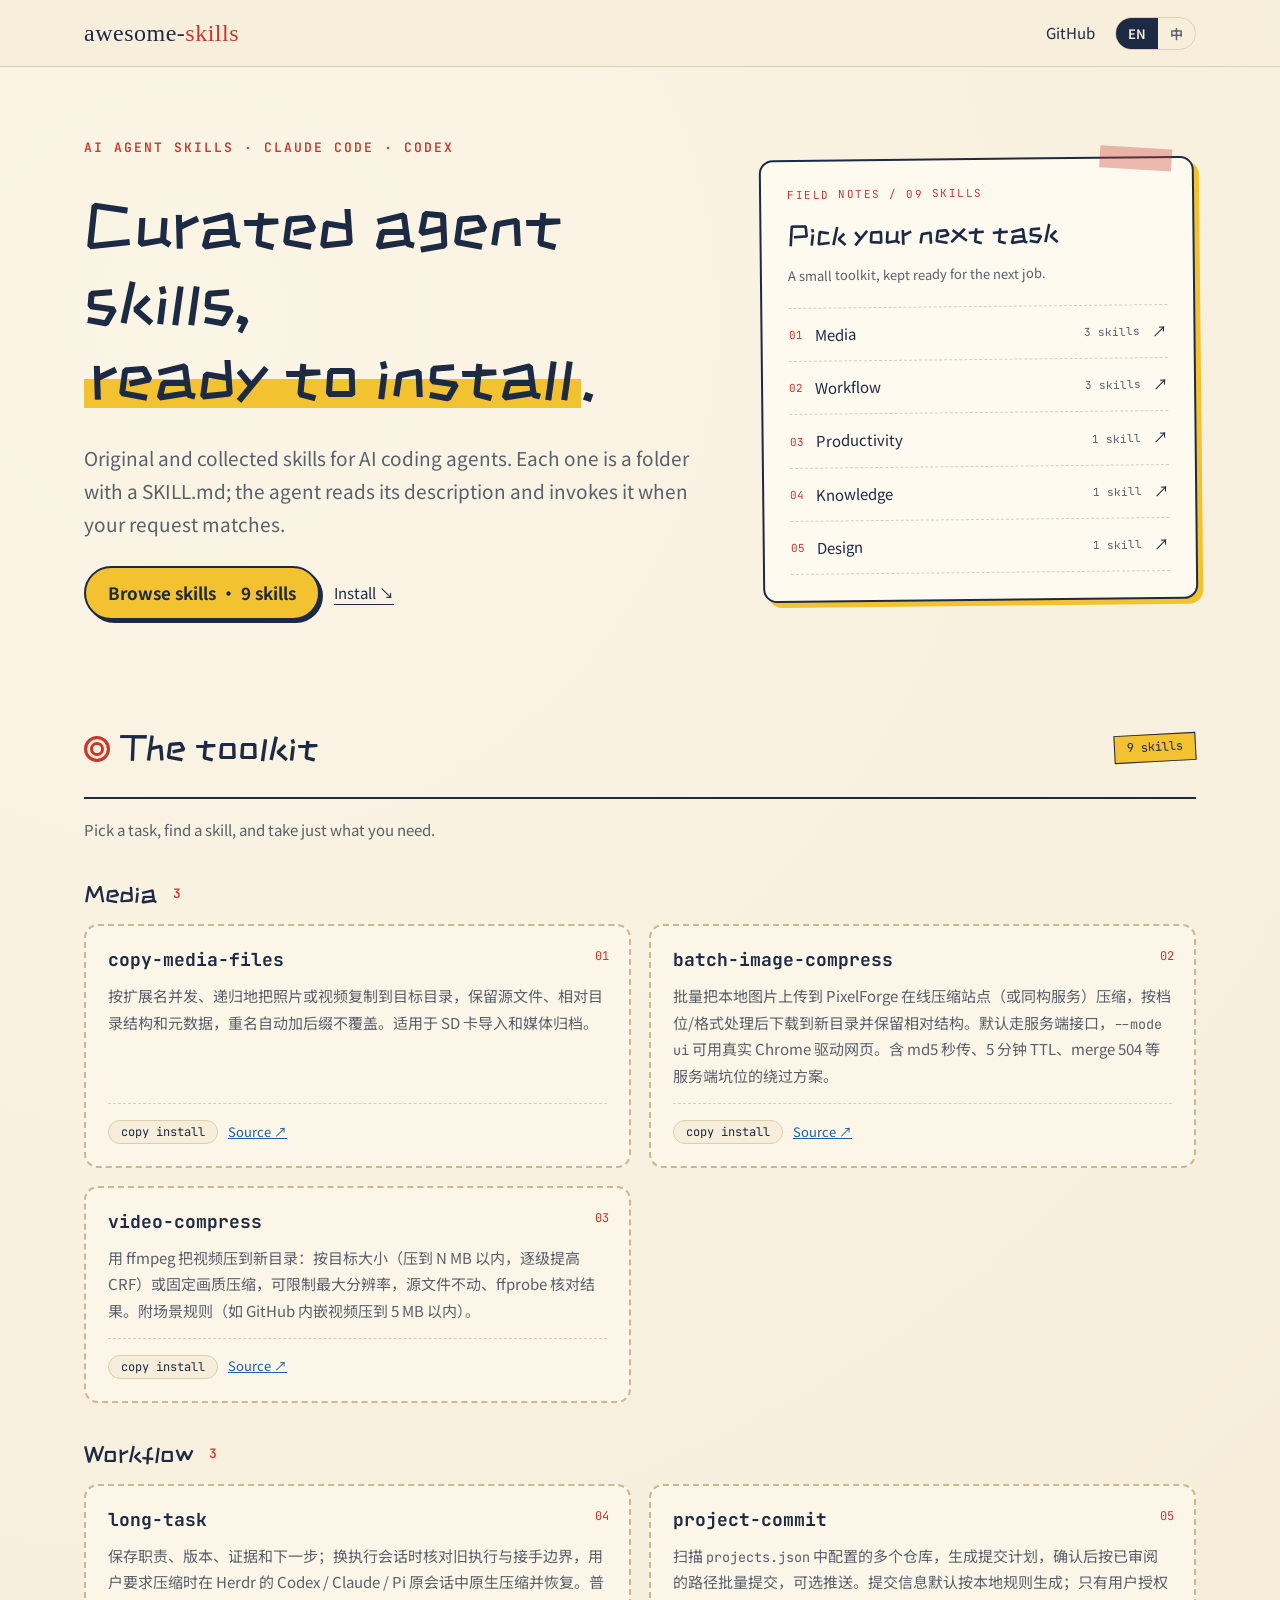
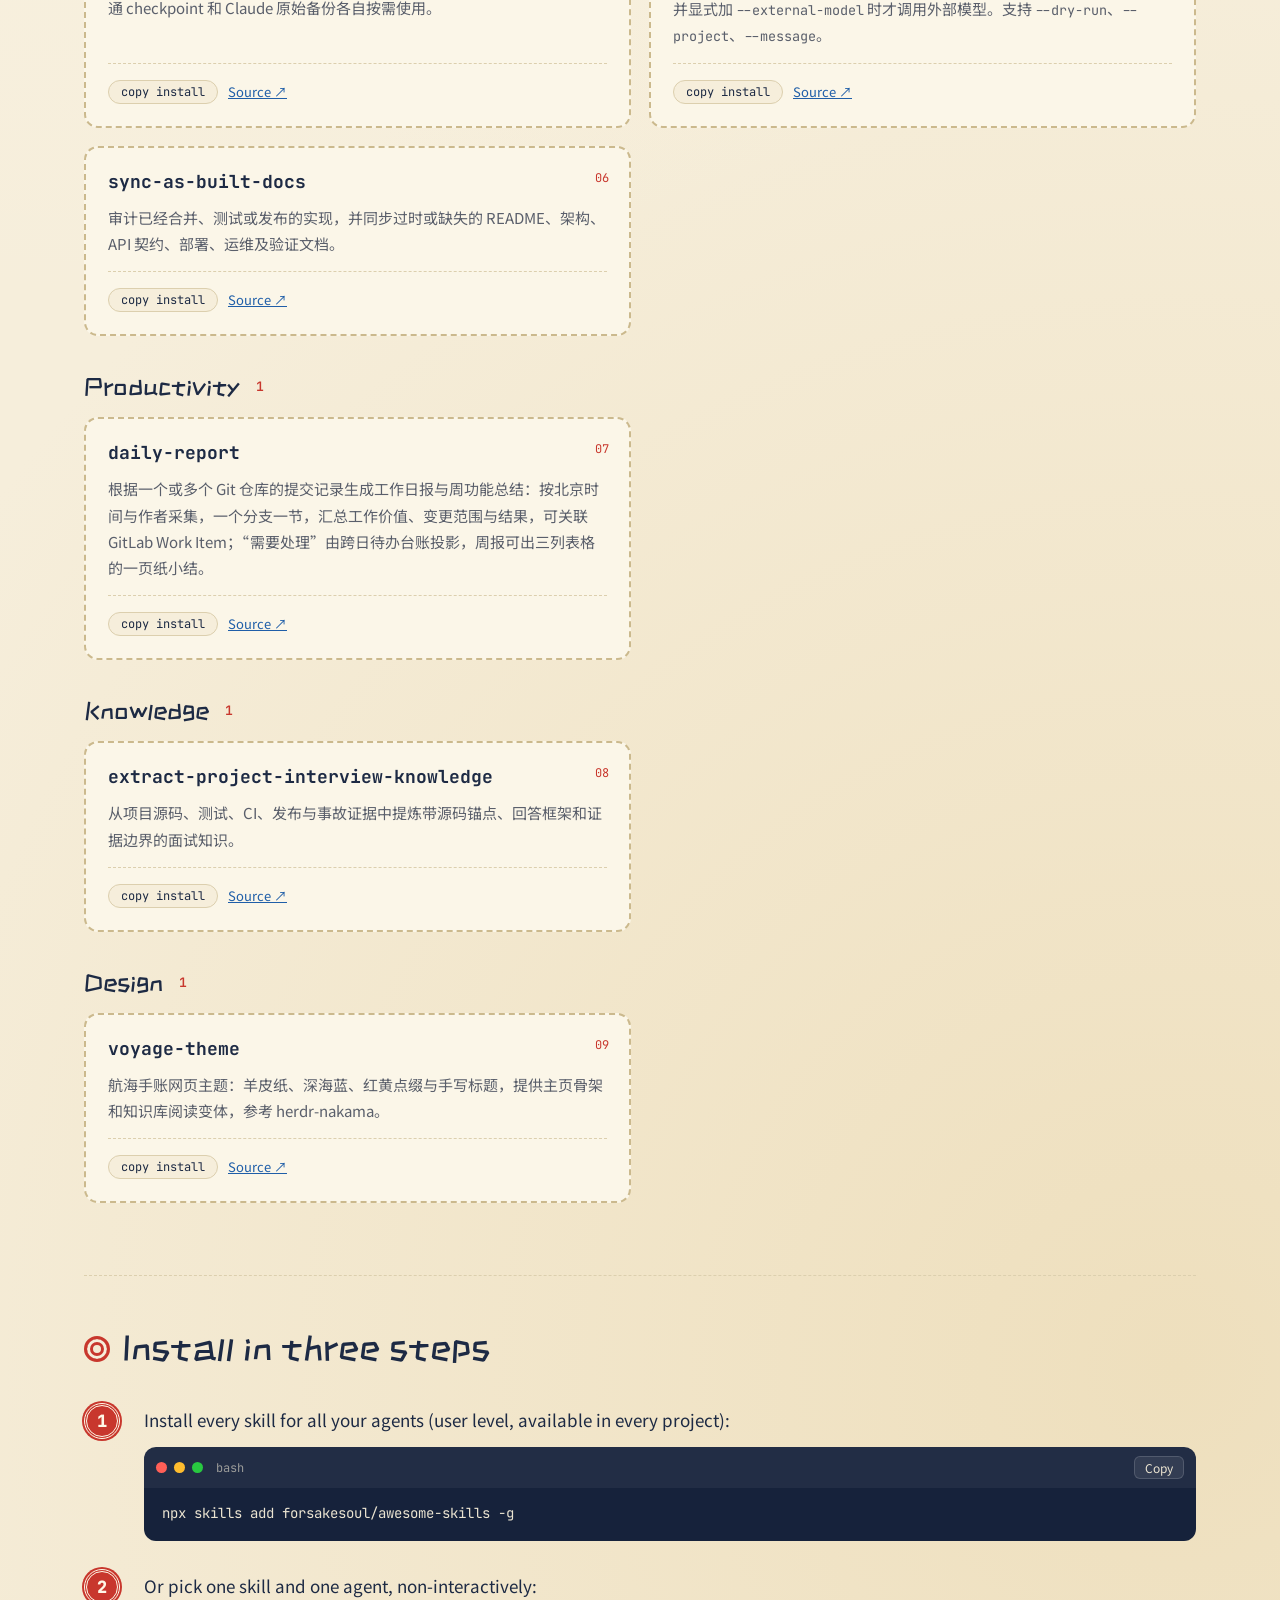
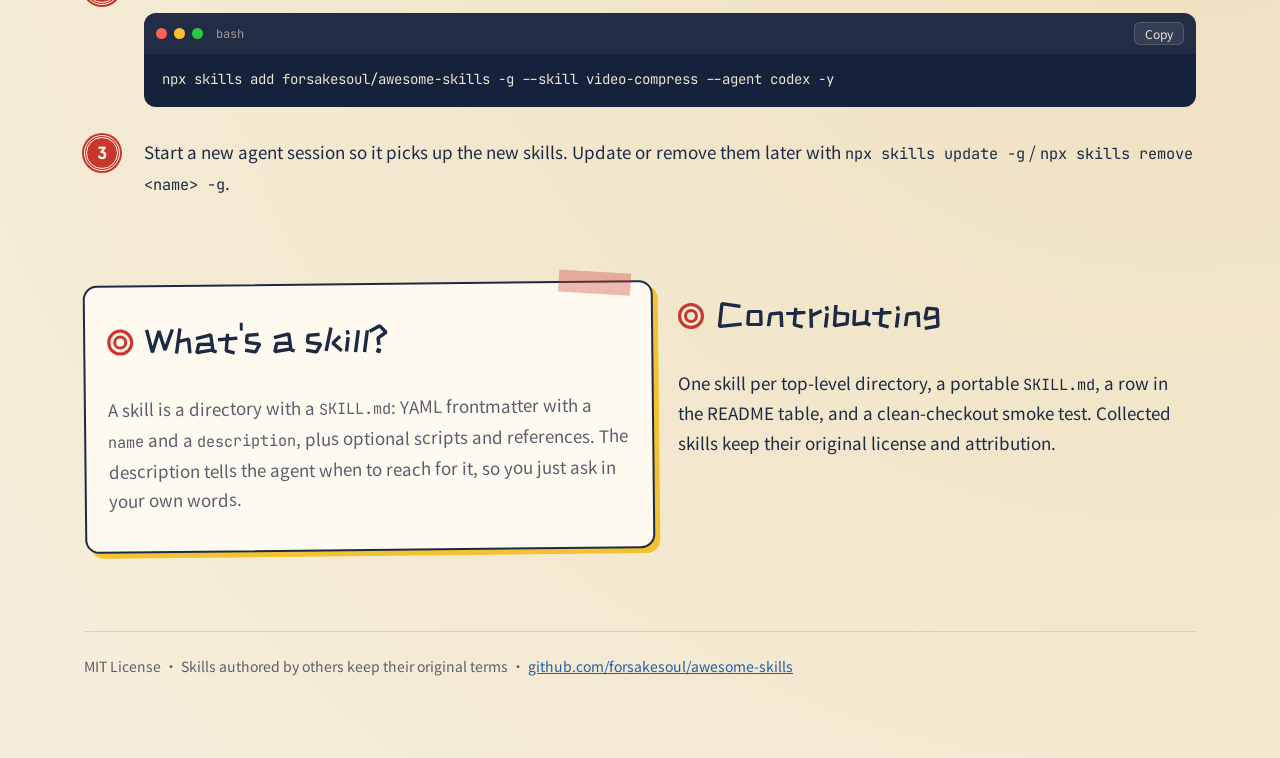
<file: docs/index.html>
<!doctype html>
<html lang="en">
<head>
<meta charset="utf-8">
<meta name="viewport" content="width=device-width, initial-scale=1">
<title>awesome-skills — curated AI agent skills</title>
<meta name="description" content="Original and collected skills for AI coding agents, installable with npx skills.">
<link rel="preconnect" href="https://fonts.googleapis.com"><link rel="preconnect" href="https://fonts.gstatic.com" crossorigin>
<link rel="stylesheet" href="https://fonts.googleapis.com/css2?family=ZCOOL+KuaiLe&family=Permanent+Marker&family=Noto+Sans+SC:wght@400;700&family=JetBrains+Mono:wght@400;700&display=swap">
<style>
*{box-sizing:border-box}html{scroll-behavior:smooth}
body{margin:0;background:var(--bg);color:var(--fg);font:17px/1.75 var(--body)}
a{color:var(--link)}
.top{position:sticky;top:0;z-index:5;background:color-mix(in srgb,var(--bg) 88%,transparent);backdrop-filter:blur(8px);border-bottom:1px solid var(--line)}
.top .in{max-width:1160px;margin:0 auto;padding:12px 24px;display:flex;align-items:center;gap:18px}
.brand{font-size:24px;color:var(--fg);text-decoration:none}
.top nav{margin-left:auto;display:flex;align-items:center;gap:10px}
.top nav>a{color:var(--fg);text-decoration:none;font-size:15px;padding:6px 10px}
.langs{display:inline-flex;border:1px solid var(--line);border-radius:999px;overflow:hidden}
.langs button{font:600 13px var(--body);border:0;background:transparent;color:var(--sub);padding:6px 12px;cursor:pointer}
.langs button[aria-pressed=true]{background:var(--fg);color:var(--bg)}
main{max-width:1160px;margin:0 auto;padding:40px 24px 80px}
.hero{display:grid;grid-template-columns:minmax(0,1.2fr) minmax(0,.85fr);gap:64px;align-items:center;padding:32px 0 24px}
.hero-copy{display:grid;gap:26px;min-width:0}
.crumb{font:600 13px var(--mono);text-transform:uppercase;letter-spacing:2px;margin:0}
h1{font-size:clamp(36px,6vw,64px);line-height:1.18;margin:6px 0 0}
.lead{font-size:19px;color:var(--sub);max-width:760px;margin:0}
.ctas{display:flex;gap:14px;flex-wrap:wrap}
.btn{display:inline-flex;align-items:center;gap:8px;padding:10px 22px;border-radius:999px;font-weight:700;text-decoration:none;color:var(--fg)}
.video{display:block;width:100%;border-radius:var(--radius);background:#000;margin-top:8px}
.note{color:var(--sub);font-size:14px;margin:10px 0 0}
section{margin-top:72px}
h2{font-size:clamp(26px,3.6vw,36px);margin:0 0 22px}
.steps{list-style:none;padding:0;margin:0;display:grid;grid-template-columns:minmax(0,1fr);gap:26px}
.steps li{display:grid;grid-template-columns:44px minmax(0,1fr);gap:16px;align-items:start}
.num{width:36px;height:36px;border-radius:50%;display:grid;place-items:center;font:800 17px var(--mono);margin-top:2px}
.steps p{margin:4px 0 12px}
.term{border-radius:12px;overflow:hidden;background:var(--code);color:var(--codefg)}
.term .bar{display:flex;align-items:center;gap:7px;padding:9px 12px;background:#ffffff0d}
.term .bar i{width:11px;height:11px;border-radius:50%;display:inline-block}
.term .bar i:nth-child(1){background:#ff5f57}.term .bar i:nth-child(2){background:#febc2e}.term .bar i:nth-child(3){background:#28c840}
.term .bar span{font:12px var(--mono);opacity:.6;margin-left:6px}
.term .bar button{margin-left:auto;font:12px var(--body);color:inherit;background:#ffffff14;border:1px solid #ffffff26;border-radius:6px;padding:2px 10px;cursor:pointer}
.term pre{margin:0;padding:14px 18px 16px;overflow-x:auto;font:14px/1.65 var(--mono)}
code{font-family:var(--mono);font-size:.9em}
kbd{font:600 .85em var(--mono);border:1px solid #bdb6a3;border-bottom-width:3px;border-radius:6px;padding:1px 7px;background:#fff}
.crew{display:grid;grid-template-columns:repeat(3,1fr);gap:18px}
.card{border-radius:var(--radius);padding:22px}
.card h3{margin:0 0 6px;font-size:19px}
.card p{margin:0;color:var(--sub)}
.tag{display:inline-block;font:600 12px var(--mono);border:1px solid currentColor;border-radius:999px;padding:0 8px;margin-left:6px;color:var(--accent);vertical-align:2px}
.two{display:grid;grid-template-columns:1.1fr 1fr;gap:24px;align-items:start}
.two p{margin:0 0 14px}
footer{margin-top:80px;padding-top:22px;border-top:1px solid var(--line);color:var(--sub);font-size:14px}
[data-l]{display:none}[data-l].on{display:revert}
@media (max-width:820px){.crew,.two{grid-template-columns:1fr}.top nav>a.hide-s{display:none}}

:root{--bg:#f6eedb;--fg:#1d2a44;--sub:#5a5f6b;--line:#dccfae;--accent:#c8372d;--hi:#f2c230;--card:#fbf6e8;--link:#1f5ea8;--code:#16223b;--codefg:#ebe4d1;
--display:"ZCOOL KuaiLe","Chalkboard SE",cursive;--logo:"Permanent Marker",cursive;--body:"Noto Sans SC",-apple-system,"PingFang SC",sans-serif;--mono:"JetBrains Mono",ui-monospace,Menlo,monospace;--radius:14px}
body{background-image:radial-gradient(circle at 15% 8%,#fbf5e6 0,transparent 42%),radial-gradient(circle at 92% 75%,#eedfbd 0,transparent 46%)}
.brand{font-family:var(--logo);letter-spacing:.5px}.brand b{color:var(--accent);font-weight:400}
h1,h2{font-family:var(--display);font-weight:400}
h2::before{content:"";display:inline-block;width:20px;height:20px;margin-right:12px;border:3px solid var(--accent);border-radius:50%;vertical-align:-1px;box-shadow:inset 0 0 0 3px var(--bg),inset 0 0 0 6px var(--accent)}
.hi{background:linear-gradient(transparent 55%,var(--hi) 55%);padding:0 .1em}
.crumb{color:var(--accent)}
.btn.primary{background:var(--hi);border:2px solid var(--fg);color:var(--fg);box-shadow:3px 3px 0 var(--fg)}
.btn{border:2px solid var(--fg)}
.num{background:var(--accent);color:#fff8e7;border:3px double #fff8e7;box-shadow:0 0 0 2px var(--accent)}
.card{border:2px dashed #cbb98d;background:var(--card)}
.card.why{background:#fffaf0;border:2px solid var(--fg);position:relative;box-shadow:5px 5px 0 var(--hi);transform:rotate(-.6deg)}
.card.why::after{content:"";position:absolute;right:20px;top:-11px;width:72px;height:22px;background:#c8372d55;transform:rotate(4deg)}
.video{border:2px solid var(--fg);box-shadow:6px 6px 0 var(--hi)}
.langs button[aria-pressed=true]{background:var(--fg);color:var(--bg)}
/* catalog cards */
.cat{margin-top:38px;scroll-margin-top:90px}
.cat h3{font:400 25px var(--display);margin:0 0 18px;display:flex;align-items:center;gap:8px}
.cards{display:grid;grid-template-columns:repeat(2,1fr);gap:18px}
.card .name{font:700 18px var(--mono);margin:0 0 12px;color:var(--fg);padding-right:30px;overflow-wrap:anywhere}
.card .name a{color:inherit;text-decoration:none}
.card .desc{margin:0 0 14px;color:var(--sub);font-size:15px}
.card .row{display:flex;gap:10px;align-items:center;flex-wrap:wrap;margin-top:auto;padding-top:16px;border-top:1px dashed var(--line)}
.chip{font:12px var(--mono);border:1px solid var(--line);border-radius:999px;padding:3px 12px;background:var(--bg);color:var(--fg);cursor:pointer}
.chip:hover{border-color:var(--fg)}
.card .src{font-size:13px}
.count{font:600 13px var(--mono);color:var(--accent);margin-left:8px;vertical-align:4px}
.skill-card{position:relative;display:flex;flex-direction:column;min-width:0;transition:border-color .15s ease,box-shadow .15s ease}
.skill-card:hover{border-color:var(--fg);box-shadow:4px 4px 0 var(--line)}
.card-index{position:absolute;right:20px;top:22px;font:12px var(--mono);color:var(--accent)}
.route-sheet{min-width:0;padding:26px}
.route-sheet .sheet-label{font:11px var(--mono);letter-spacing:1.5px;color:var(--accent);margin-bottom:14px}
.route-sheet h2{font-size:28px;margin:0 0 10px;line-height:1.4}
.route-sheet h2:before{display:none}
.route-sheet .route-note{font-size:13px;margin-bottom:20px}
.route-sheet nav{border-top:1px dashed var(--line)}
.route-sheet nav a{display:flex;align-items:center;gap:12px;text-decoration:none;color:var(--fg);padding:13px 0;border-bottom:1px dashed var(--line);font-size:15px}
.route-sheet nav a:hover{color:var(--accent)}
.route-no{font:11px var(--mono);color:var(--accent)}
.route-sheet small{margin-left:auto;font:11px var(--mono);color:var(--sub)}
.install-link{display:inline-flex;align-items:center;color:var(--fg);text-underline-offset:5px;font-size:15px;padding:10px 0}
.section-heading{display:flex;justify-content:space-between;align-items:center;gap:20px;border-bottom:2px solid var(--fg);padding-bottom:18px}
.section-heading h2{margin:0}
.catalog-total{flex:none;border:1px solid var(--fg);padding:2px 12px;font:12px/1.8 var(--mono);transform:rotate(-3deg);background:var(--hi)}
.catalog-intro{margin:18px 0 0;color:var(--sub);font-size:15px}
.installation{border-top:1px dashed var(--line);padding-top:40px}
[id]{scroll-margin-top:90px}
a:focus-visible,button:focus-visible{outline:3px solid var(--link);outline-offset:4px}
@media (prefers-reduced-motion:reduce){html{scroll-behavior:auto}.skill-card{transition:none}}
@media (max-width:820px){
  .hero{grid-template-columns:minmax(0,1fr);gap:38px;padding-top:12px}
  .hero-copy{gap:22px}.hero .lead{font-size:17px}
  .route-sheet{max-width:560px;width:100%;justify-self:center}
  .cards{grid-template-columns:1fr}
}
@media (max-width:480px){
  main{padding:26px 20px 56px}.top .in{padding:12px 20px}.brand{font-size:20px}
  .top nav{gap:4px}.top nav>a{font-size:12px;padding:6px}.langs button{padding:7px 9px}
  .hero{gap:32px}h1{font-size:36px}.crumb{font-size:10px;letter-spacing:1px}
  .route-sheet{padding:22px}.route-sheet h2{font-size:24px}
  .section-heading{gap:8px}.section-heading h2{font-size:28px}.catalog-total{font-size:10px;padding:2px 8px}
  .card{padding:20px}.card .name{font-size:16px}.card-index{right:16px;top:20px}
  .steps li{grid-template-columns:32px minmax(0,1fr);gap:12px}.num{width:30px;height:30px;font-size:14px}
  .term pre{font-size:12px;padding:12px}.two{gap:36px}section{margin-top:56px}
}
</style>
</head>
<body>
<div class="top"><div class="in">
  <a class="brand" href="#">awesome-<b>skills</b></a>
  <nav><a href="https://github.com/forsakesoul/awesome-skills">GitHub</a>
    <span class="langs" role="group" aria-label="Language"><button type="button" data-set="en">EN</button><button type="button" data-set="zh">中</button></span>
  </nav>
</div></div>
<main>
<div data-l="en">
  <div class="hero">
    <div class="hero-copy">
    <p class="crumb">AI agent skills · Claude Code · Codex</p>
    <h1>Curated agent skills,<br><span class="hi">ready to install</span>.</h1>
    <p class="lead">Original and collected skills for AI coding agents. Each one is a folder with a SKILL.md; the agent reads its description and invokes it when your request matches.</p>
    <div class="ctas"><a class="btn primary" href="#skills-en">Browse skills · 9 skills</a><a class="install-link" href="#install-en">Install ↘</a></div>
    </div>
    <aside class="card why route-sheet" aria-label="Browse by category">
      <p class="sheet-label">FIELD NOTES / 09 SKILLS</p>
      <h2>Pick your next task</h2><p class="route-note">A small toolkit, kept ready for the next job.</p>
      <nav><a href="#cat-media-en"><span class="route-no">01</span><span>Media</span><small>3 skills</small><span aria-hidden="true">↗</span></a><a href="#cat-workflow-en"><span class="route-no">02</span><span>Workflow</span><small>3 skills</small><span aria-hidden="true">↗</span></a><a href="#cat-productivity-en"><span class="route-no">03</span><span>Productivity</span><small>1 skill</small><span aria-hidden="true">↗</span></a><a href="#cat-knowledge-en"><span class="route-no">04</span><span>Knowledge</span><small>1 skill</small><span aria-hidden="true">↗</span></a><a href="#cat-design-en"><span class="route-no">05</span><span>Design</span><small>1 skill</small><span aria-hidden="true">↗</span></a></nav>
    </aside>
  </div>
  <section id="skills-en" class="catalog">
    <div class="section-heading"><h2>The toolkit</h2><span class="catalog-total">9 skills</span></div>
    <p class="catalog-intro">Pick a task, find a skill, and take just what you need.</p>
    <div class="cat" id="cat-media-en"><h3>Media<span class="count">3</span></h3><div class="cards"><article class="card skill-card"><span class="card-index">01</span><p class="name"><a href="https://github.com/forsakesoul/awesome-skills/tree/main/copy-media-files">copy-media-files</a></p><p class="desc">按扩展名并发、递归地把照片或视频复制到目标目录，保留源文件、相对目录结构和元数据，重名自动加后缀不覆盖。适用于 SD 卡导入和媒体归档。</p><div class="row"><button type="button" class="chip" data-copy="npx skills add forsakesoul/awesome-skills -g --skill copy-media-files">copy install</button><a class="src" href="https://github.com/forsakesoul/awesome-skills/tree/main/copy-media-files">Source ↗</a></div></article><article class="card skill-card"><span class="card-index">02</span><p class="name"><a href="https://github.com/forsakesoul/awesome-skills/tree/main/batch-image-compress">batch-image-compress</a></p><p class="desc">批量把本地图片上传到 PixelForge 在线压缩站点（或同构服务）压缩，按档位/格式处理后下载到新目录并保留相对结构。默认走服务端接口，<code>--mode ui</code> 可用真实 Chrome 驱动网页。含 md5 秒传、5 分钟 TTL、merge 504 等服务端坑位的绕过方案。</p><div class="row"><button type="button" class="chip" data-copy="npx skills add forsakesoul/awesome-skills -g --skill batch-image-compress">copy install</button><a class="src" href="https://github.com/forsakesoul/awesome-skills/tree/main/batch-image-compress">Source ↗</a></div></article><article class="card skill-card"><span class="card-index">03</span><p class="name"><a href="https://github.com/forsakesoul/awesome-skills/tree/main/video-compress">video-compress</a></p><p class="desc">用 ffmpeg 把视频压到新目录：按目标大小（压到 N MB 以内，逐级提高 CRF）或固定画质压缩，可限制最大分辨率，源文件不动、ffprobe 核对结果。附场景规则（如 GitHub 内嵌视频压到 5 MB 以内）。</p><div class="row"><button type="button" class="chip" data-copy="npx skills add forsakesoul/awesome-skills -g --skill video-compress">copy install</button><a class="src" href="https://github.com/forsakesoul/awesome-skills/tree/main/video-compress">Source ↗</a></div></article></div></div><div class="cat" id="cat-workflow-en"><h3>Workflow<span class="count">3</span></h3><div class="cards"><article class="card skill-card"><span class="card-index">04</span><p class="name"><a href="https://github.com/forsakesoul/awesome-skills/tree/main/long-task">long-task</a></p><p class="desc">保存职责、版本、证据和下一步；换执行会话时核对旧执行与接手边界，用户要求压缩时在 Herdr 的 Codex / Claude / Pi 原会话中原生压缩并恢复。普通 checkpoint 和 Claude 原始备份各自按需使用。</p><div class="row"><button type="button" class="chip" data-copy="npx skills add forsakesoul/awesome-skills -g --skill long-task">copy install</button><a class="src" href="https://github.com/forsakesoul/awesome-skills/tree/main/long-task">Source ↗</a></div></article><article class="card skill-card"><span class="card-index">05</span><p class="name"><a href="https://github.com/forsakesoul/awesome-skills/tree/main/project-commit">project-commit</a></p><p class="desc">扫描 <code>projects.json</code> 中配置的多个仓库，生成提交计划，确认后按已审阅的路径批量提交，可选推送。提交信息默认按本地规则生成；只有用户授权并显式加 <code>--external-model</code> 时才调用外部模型。支持 <code>--dry-run</code>、<code>--project</code>、<code>--message</code>。</p><div class="row"><button type="button" class="chip" data-copy="npx skills add forsakesoul/awesome-skills -g --skill project-commit">copy install</button><a class="src" href="https://github.com/forsakesoul/awesome-skills/tree/main/project-commit">Source ↗</a></div></article><article class="card skill-card"><span class="card-index">06</span><p class="name"><a href="https://github.com/forsakesoul/awesome-skills/tree/main/sync-as-built-docs">sync-as-built-docs</a></p><p class="desc">审计已经合并、测试或发布的实现，并同步过时或缺失的 README、架构、API 契约、部署、运维及验证文档。</p><div class="row"><button type="button" class="chip" data-copy="npx skills add forsakesoul/awesome-skills -g --skill sync-as-built-docs">copy install</button><a class="src" href="https://github.com/forsakesoul/awesome-skills/tree/main/sync-as-built-docs">Source ↗</a></div></article></div></div><div class="cat" id="cat-productivity-en"><h3>Productivity<span class="count">1</span></h3><div class="cards"><article class="card skill-card"><span class="card-index">07</span><p class="name"><a href="https://github.com/forsakesoul/awesome-skills/tree/main/daily-report">daily-report</a></p><p class="desc">根据一个或多个 Git 仓库的提交记录生成工作日报与周功能总结：按北京时间与作者采集，一个分支一节，汇总工作价值、变更范围与结果，可关联 GitLab Work Item；“需要处理”由跨日待办台账投影，周报可出三列表格的一页纸小结。</p><div class="row"><button type="button" class="chip" data-copy="npx skills add forsakesoul/awesome-skills -g --skill daily-report">copy install</button><a class="src" href="https://github.com/forsakesoul/awesome-skills/tree/main/daily-report">Source ↗</a></div></article></div></div><div class="cat" id="cat-knowledge-en"><h3>Knowledge<span class="count">1</span></h3><div class="cards"><article class="card skill-card"><span class="card-index">08</span><p class="name"><a href="https://github.com/forsakesoul/awesome-skills/tree/main/extract-project-interview-knowledge">extract-project-interview-knowledge</a></p><p class="desc">从项目源码、测试、CI、发布与事故证据中提炼带源码锚点、回答框架和证据边界的面试知识。</p><div class="row"><button type="button" class="chip" data-copy="npx skills add forsakesoul/awesome-skills -g --skill extract-project-interview-knowledge">copy install</button><a class="src" href="https://github.com/forsakesoul/awesome-skills/tree/main/extract-project-interview-knowledge">Source ↗</a></div></article></div></div><div class="cat" id="cat-design-en"><h3>Design<span class="count">1</span></h3><div class="cards"><article class="card skill-card"><span class="card-index">09</span><p class="name"><a href="https://github.com/forsakesoul/awesome-skills/tree/main/voyage-theme">voyage-theme</a></p><p class="desc">航海手账网页主题：羊皮纸、深海蓝、红黄点缀与手写标题，提供主页骨架和知识库阅读变体，参考 herdr-nakama。</p><div class="row"><button type="button" class="chip" data-copy="npx skills add forsakesoul/awesome-skills -g --skill voyage-theme">copy install</button><a class="src" href="https://github.com/forsakesoul/awesome-skills/tree/main/voyage-theme">Source ↗</a></div></article></div></div>
  </section>
  <section id="install-en" class="installation">
    <h2>Install in three steps</h2>
    <ol class="steps">
      <li><span class="num">1</span><div><p>Install every skill for all your agents (user level, available in every project):</p><div class="term"><div class="bar"><i></i><i></i><i></i><span>bash</span><button type="button" class="cp">Copy</button></div><pre>npx skills add forsakesoul/awesome-skills -g</pre></div></div></li>
      <li><span class="num">2</span><div><p>Or pick one skill and one agent, non-interactively:</p><div class="term"><div class="bar"><i></i><i></i><i></i><span>bash</span><button type="button" class="cp">Copy</button></div><pre>npx skills add forsakesoul/awesome-skills -g --skill video-compress --agent codex -y</pre></div></div></li>
      <li><span class="num">3</span><div><p>Start a new agent session so it picks up the new skills. Update or remove them later with <code>npx skills update -g</code> / <code>npx skills remove &lt;name&gt; -g</code>.</p></div></li>
    </ol>
  </section>
  <section class="two">
    <div class="card why"><h2>What's a skill?</h2><p>A skill is a directory with a <code>SKILL.md</code>: YAML frontmatter with a <code>name</code> and a <code>description</code>, plus optional scripts and references. The description tells the agent when to reach for it, so you just ask in your own words.</p></div>
    <div><h2>Contributing</h2><p>One skill per top-level directory, a portable <code>SKILL.md</code>, a row in the README table, and a clean-checkout smoke test. Collected skills keep their original license and attribution.</p></div>
  </section>
  <footer>MIT License · Skills authored by others keep their original terms · <a href="https://github.com/forsakesoul/awesome-skills">github.com/forsakesoul/awesome-skills</a></footer>
</div>
<div data-l="zh">
  <div class="hero">
    <div class="hero-copy">
    <p class="crumb">AI agent skills · Claude Code · Codex</p>
    <h1>精选的 agent skill，<br><span class="hi">装上就能用</span>。</h1>
    <p class="lead">自制与社区收录的 AI 编码 agent skill。每个 skill 是一个带 SKILL.md 的目录，agent 读它的描述，在你的需求匹配时自动调用。</p>
    <div class="ctas"><a class="btn primary" href="#skills-zh">浏览 skill · 9 个 skill</a><a class="install-link" href="#install-zh">安装 ↘</a></div>
    </div>
    <aside class="card why route-sheet" aria-label="按分类浏览">
      <p class="sheet-label">FIELD NOTES / 09 SKILLS</p>
      <h2>下一站，做点什么？</h2><p class="route-note">把趁手的工具，收进同一本航海手账。</p>
      <nav><a href="#cat-media-zh"><span class="route-no">01</span><span>媒体</span><small>3 个 skill</small><span aria-hidden="true">↗</span></a><a href="#cat-workflow-zh"><span class="route-no">02</span><span>工作流</span><small>3 个 skill</small><span aria-hidden="true">↗</span></a><a href="#cat-productivity-zh"><span class="route-no">03</span><span>效率</span><small>1 个 skill</small><span aria-hidden="true">↗</span></a><a href="#cat-knowledge-zh"><span class="route-no">04</span><span>知识</span><small>1 个 skill</small><span aria-hidden="true">↗</span></a><a href="#cat-design-zh"><span class="route-no">05</span><span>设计</span><small>1 个 skill</small><span aria-hidden="true">↗</span></a></nav>
    </aside>
  </div>
  <section id="skills-zh" class="catalog">
    <div class="section-heading"><h2>随船工具箱</h2><span class="catalog-total">9 个 skill</span></div>
    <p class="catalog-intro">从手头的事出发，找到需要的 skill，再单独带走。</p>
    <div class="cat" id="cat-media-zh"><h3>媒体<span class="count">3</span></h3><div class="cards"><article class="card skill-card"><span class="card-index">01</span><p class="name"><a href="https://github.com/forsakesoul/awesome-skills/tree/main/copy-media-files">copy-media-files</a></p><p class="desc">按扩展名并发、递归地把照片或视频复制到目标目录，保留源文件、相对目录结构和元数据，重名自动加后缀不覆盖。适用于 SD 卡导入和媒体归档。</p><div class="row"><button type="button" class="chip" data-copy="npx skills add forsakesoul/awesome-skills -g --skill copy-media-files">复制安装命令</button><a class="src" href="https://github.com/forsakesoul/awesome-skills/tree/main/copy-media-files">源码 ↗</a></div></article><article class="card skill-card"><span class="card-index">02</span><p class="name"><a href="https://github.com/forsakesoul/awesome-skills/tree/main/batch-image-compress">batch-image-compress</a></p><p class="desc">批量把本地图片上传到 PixelForge 在线压缩站点（或同构服务）压缩，按档位/格式处理后下载到新目录并保留相对结构。默认走服务端接口，<code>--mode ui</code> 可用真实 Chrome 驱动网页。含 md5 秒传、5 分钟 TTL、merge 504 等服务端坑位的绕过方案。</p><div class="row"><button type="button" class="chip" data-copy="npx skills add forsakesoul/awesome-skills -g --skill batch-image-compress">复制安装命令</button><a class="src" href="https://github.com/forsakesoul/awesome-skills/tree/main/batch-image-compress">源码 ↗</a></div></article><article class="card skill-card"><span class="card-index">03</span><p class="name"><a href="https://github.com/forsakesoul/awesome-skills/tree/main/video-compress">video-compress</a></p><p class="desc">用 ffmpeg 把视频压到新目录：按目标大小（压到 N MB 以内，逐级提高 CRF）或固定画质压缩，可限制最大分辨率，源文件不动、ffprobe 核对结果。附场景规则（如 GitHub 内嵌视频压到 5 MB 以内）。</p><div class="row"><button type="button" class="chip" data-copy="npx skills add forsakesoul/awesome-skills -g --skill video-compress">复制安装命令</button><a class="src" href="https://github.com/forsakesoul/awesome-skills/tree/main/video-compress">源码 ↗</a></div></article></div></div><div class="cat" id="cat-workflow-zh"><h3>工作流<span class="count">3</span></h3><div class="cards"><article class="card skill-card"><span class="card-index">04</span><p class="name"><a href="https://github.com/forsakesoul/awesome-skills/tree/main/long-task">long-task</a></p><p class="desc">保存职责、版本、证据和下一步；换执行会话时核对旧执行与接手边界，用户要求压缩时在 Herdr 的 Codex / Claude / Pi 原会话中原生压缩并恢复。普通 checkpoint 和 Claude 原始备份各自按需使用。</p><div class="row"><button type="button" class="chip" data-copy="npx skills add forsakesoul/awesome-skills -g --skill long-task">复制安装命令</button><a class="src" href="https://github.com/forsakesoul/awesome-skills/tree/main/long-task">源码 ↗</a></div></article><article class="card skill-card"><span class="card-index">05</span><p class="name"><a href="https://github.com/forsakesoul/awesome-skills/tree/main/project-commit">project-commit</a></p><p class="desc">扫描 <code>projects.json</code> 中配置的多个仓库，生成提交计划，确认后按已审阅的路径批量提交，可选推送。提交信息默认按本地规则生成；只有用户授权并显式加 <code>--external-model</code> 时才调用外部模型。支持 <code>--dry-run</code>、<code>--project</code>、<code>--message</code>。</p><div class="row"><button type="button" class="chip" data-copy="npx skills add forsakesoul/awesome-skills -g --skill project-commit">复制安装命令</button><a class="src" href="https://github.com/forsakesoul/awesome-skills/tree/main/project-commit">源码 ↗</a></div></article><article class="card skill-card"><span class="card-index">06</span><p class="name"><a href="https://github.com/forsakesoul/awesome-skills/tree/main/sync-as-built-docs">sync-as-built-docs</a></p><p class="desc">审计已经合并、测试或发布的实现，并同步过时或缺失的 README、架构、API 契约、部署、运维及验证文档。</p><div class="row"><button type="button" class="chip" data-copy="npx skills add forsakesoul/awesome-skills -g --skill sync-as-built-docs">复制安装命令</button><a class="src" href="https://github.com/forsakesoul/awesome-skills/tree/main/sync-as-built-docs">源码 ↗</a></div></article></div></div><div class="cat" id="cat-productivity-zh"><h3>效率<span class="count">1</span></h3><div class="cards"><article class="card skill-card"><span class="card-index">07</span><p class="name"><a href="https://github.com/forsakesoul/awesome-skills/tree/main/daily-report">daily-report</a></p><p class="desc">根据一个或多个 Git 仓库的提交记录生成工作日报与周功能总结：按北京时间与作者采集，一个分支一节，汇总工作价值、变更范围与结果，可关联 GitLab Work Item；“需要处理”由跨日待办台账投影，周报可出三列表格的一页纸小结。</p><div class="row"><button type="button" class="chip" data-copy="npx skills add forsakesoul/awesome-skills -g --skill daily-report">复制安装命令</button><a class="src" href="https://github.com/forsakesoul/awesome-skills/tree/main/daily-report">源码 ↗</a></div></article></div></div><div class="cat" id="cat-knowledge-zh"><h3>知识<span class="count">1</span></h3><div class="cards"><article class="card skill-card"><span class="card-index">08</span><p class="name"><a href="https://github.com/forsakesoul/awesome-skills/tree/main/extract-project-interview-knowledge">extract-project-interview-knowledge</a></p><p class="desc">从项目源码、测试、CI、发布与事故证据中提炼带源码锚点、回答框架和证据边界的面试知识。</p><div class="row"><button type="button" class="chip" data-copy="npx skills add forsakesoul/awesome-skills -g --skill extract-project-interview-knowledge">复制安装命令</button><a class="src" href="https://github.com/forsakesoul/awesome-skills/tree/main/extract-project-interview-knowledge">源码 ↗</a></div></article></div></div><div class="cat" id="cat-design-zh"><h3>设计<span class="count">1</span></h3><div class="cards"><article class="card skill-card"><span class="card-index">09</span><p class="name"><a href="https://github.com/forsakesoul/awesome-skills/tree/main/voyage-theme">voyage-theme</a></p><p class="desc">航海手账网页主题：羊皮纸、深海蓝、红黄点缀与手写标题，提供主页骨架和知识库阅读变体，参考 herdr-nakama。</p><div class="row"><button type="button" class="chip" data-copy="npx skills add forsakesoul/awesome-skills -g --skill voyage-theme">复制安装命令</button><a class="src" href="https://github.com/forsakesoul/awesome-skills/tree/main/voyage-theme">源码 ↗</a></div></article></div></div>
  </section>
  <section id="install-zh" class="installation">
    <h2>三步装好</h2>
    <ol class="steps">
      <li><span class="num">1</span><div><p>为所有 agent 安装全部 skill（用户级，所有项目可用）：</p><div class="term"><div class="bar"><i></i><i></i><i></i><span>bash</span><button type="button" class="cp">复制</button></div><pre>npx skills add forsakesoul/awesome-skills -g</pre></div></div></li>
      <li><span class="num">2</span><div><p>或者只装某一个 skill 到指定 agent，免交互：</p><div class="term"><div class="bar"><i></i><i></i><i></i><span>bash</span><button type="button" class="cp">复制</button></div><pre>npx skills add forsakesoul/awesome-skills -g --skill video-compress --agent codex -y</pre></div></div></li>
      <li><span class="num">3</span><div><p>新开一个 agent 会话，让它加载新的 skill。之后用 <code>npx skills update -g</code> 更新、<code>npx skills remove &lt;name&gt; -g</code> 移除。</p></div></li>
    </ol>
  </section>
  <section class="two">
    <div class="card why"><h2>什么是 skill？</h2><p>skill 是一个带 <code>SKILL.md</code> 的目录：YAML 前置元数据里写 <code>name</code> 和 <code>description</code>，可附带脚本和参考资料。description 告诉 agent 什么时候该用它，你只需用自己的话提需求。</p></div>
    <div><h2>参与贡献</h2><p>每个 skill 一个顶层目录，SKILL.md 路径可移植，在 README 表格里登记一行，并从干净的检出跑通冒烟测试。收录他人的 skill 保留原许可与署名。</p></div>
  </section>
  <footer>MIT 许可证 · 收录的 skill 遵循其原作者的许可 · <a href="https://github.com/forsakesoul/awesome-skills">github.com/forsakesoul/awesome-skills</a></footer>
</div></main>
<script>
const COPY = {"en": ["Copy", "Copied"], "zh": ["复制", "已复制"]}, langs = ["en", "zh"];
let cur = "en";
function pick(l, keep) {
  if (!langs.includes(l)) l = "en";
  cur = l;
  document.documentElement.lang = l === "zh" ? "zh-CN" : l;
  document.querySelectorAll("[data-l]").forEach((e) => e.classList.toggle("on", e.dataset.l === l));
  document.querySelectorAll(".langs button").forEach((b) => b.setAttribute("aria-pressed", String(b.dataset.set === l)));
  if (!keep) history.replaceState(null, "", "#" + l);
}
async function copy(btn, text, label) {
  await navigator.clipboard.writeText(text);
  btn.textContent = COPY[cur][1];
  setTimeout(() => (btn.textContent = label), 1400);
}
document.querySelectorAll(".langs button").forEach((b) => b.addEventListener("click", () => pick(b.dataset.set)));
document.querySelectorAll(".cp").forEach((b) => b.addEventListener("click", () => copy(b, b.closest(".term").querySelector("pre").textContent, COPY[cur][0])));
document.querySelectorAll(".chip").forEach((b) => { const label = b.textContent; b.addEventListener("click", () => copy(b, b.dataset.copy, label)); });
// A fragment is a language code (#zh) or ends with one (#install-zh): show that language and keep the fragment.
function langOf(h) { const m = h.match(/(?:^|-)([a-z]{2})$/); return m && langs.includes(m[1]) ? m[1] : null; }
addEventListener("hashchange", () => { const h = location.hash.slice(1), l = langOf(h); if (l) pick(l, h !== l); });
const h = location.hash.slice(1), hl = langOf(h);
pick(hl || (navigator.language || "en").slice(0, 2).toLowerCase(), !!hl && h !== hl);
</script>
</body>
</html>
</file>
